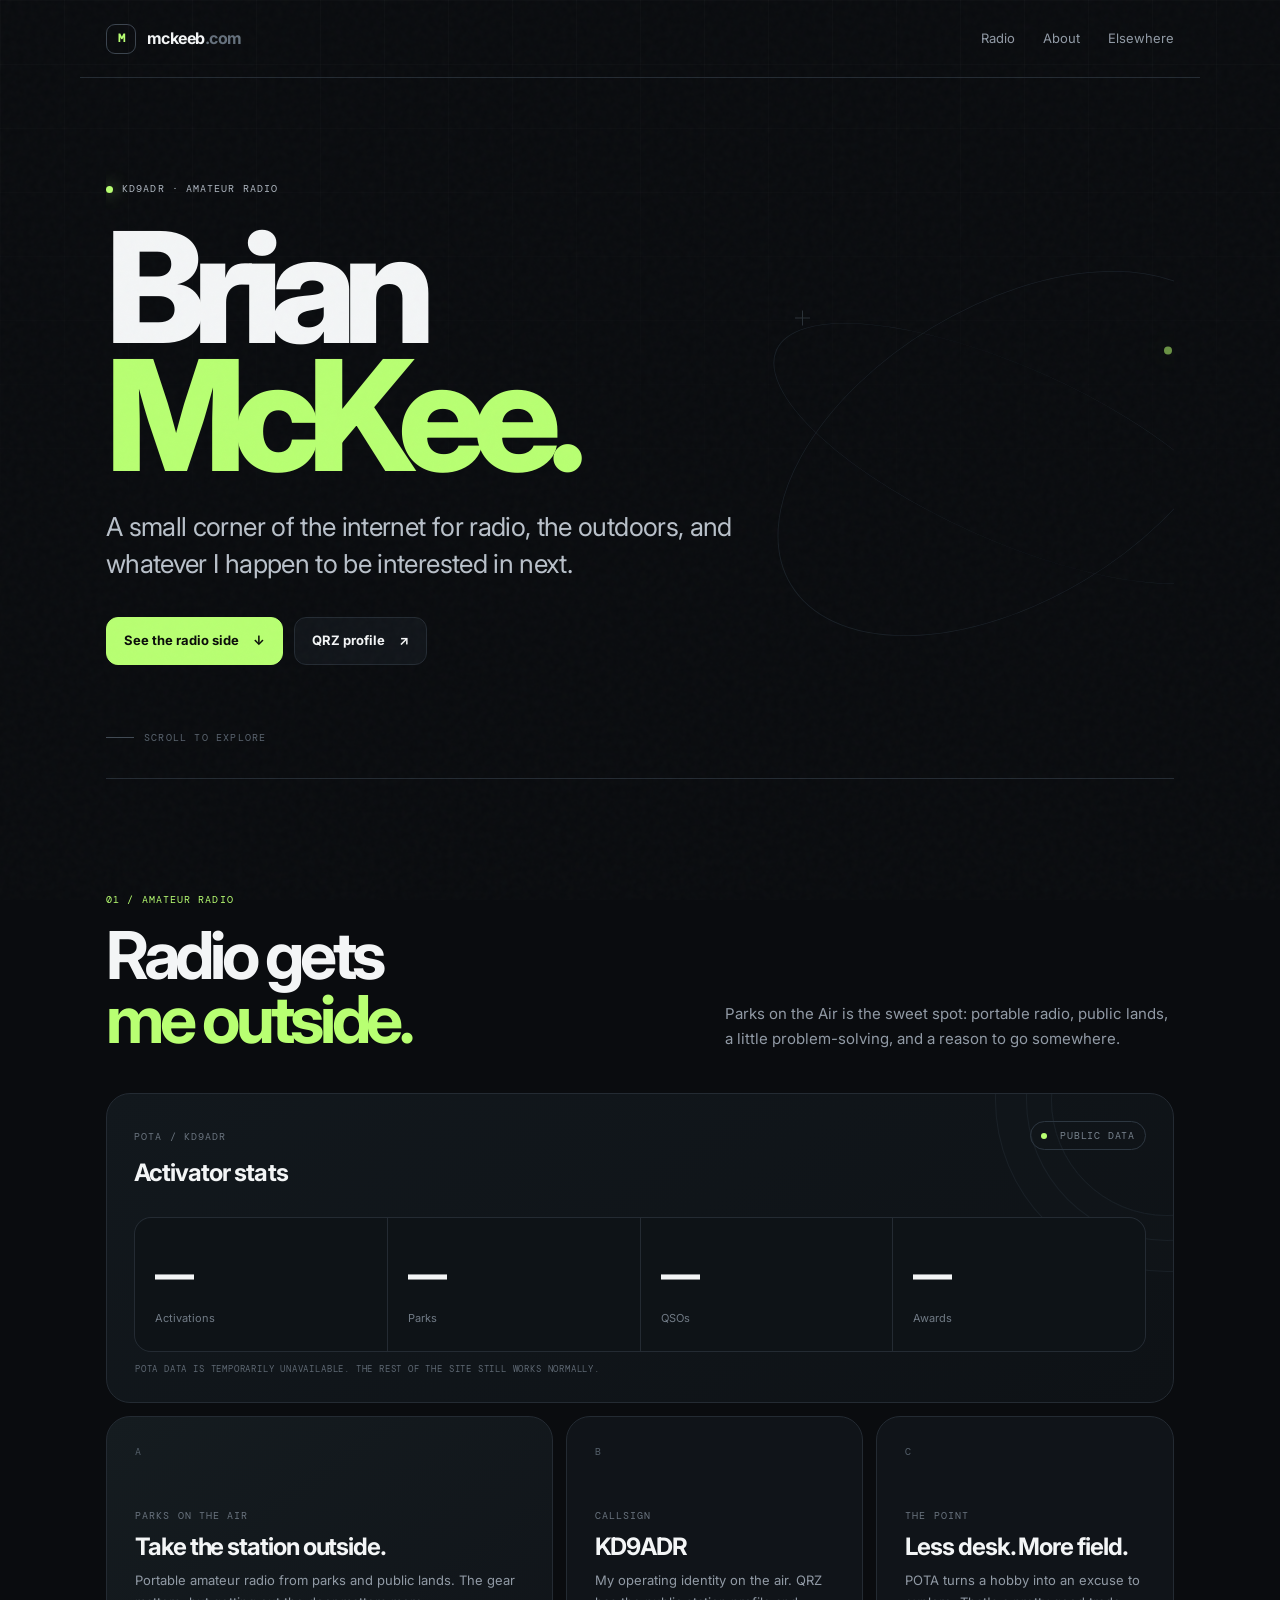
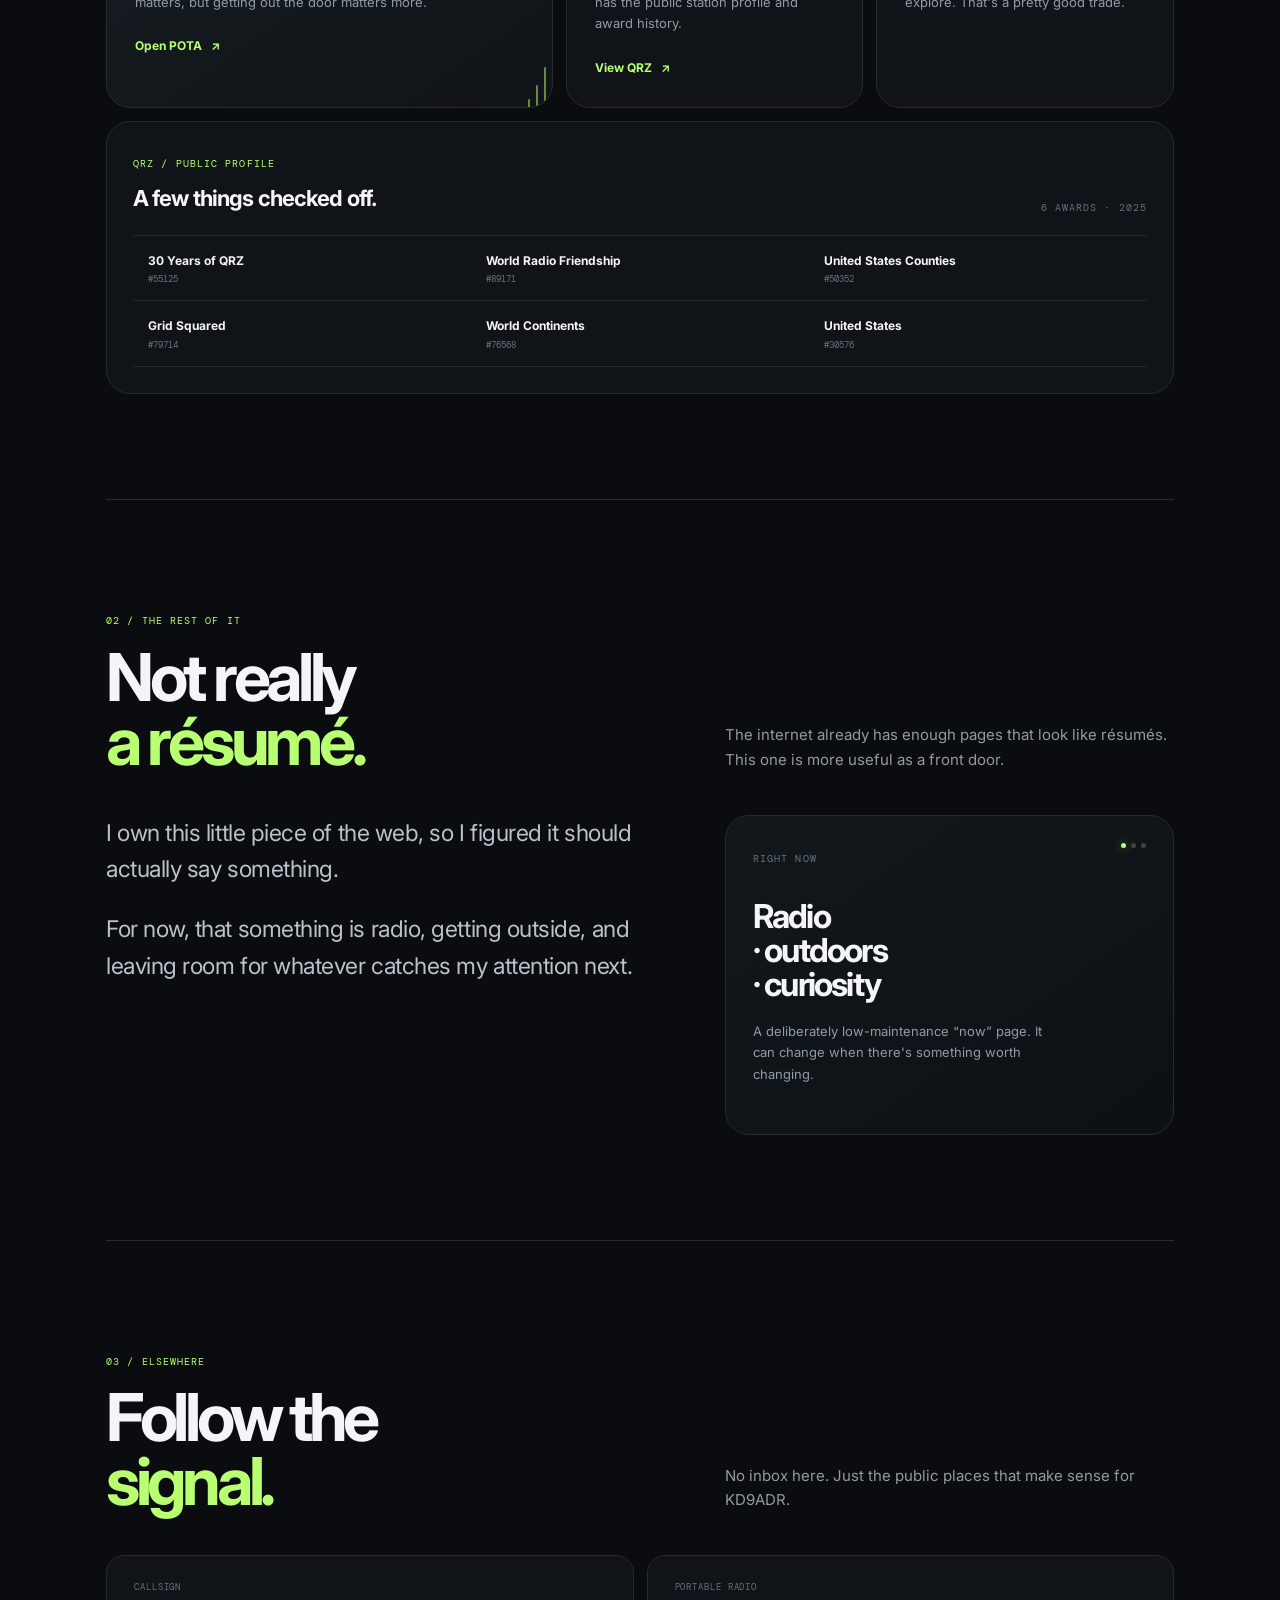
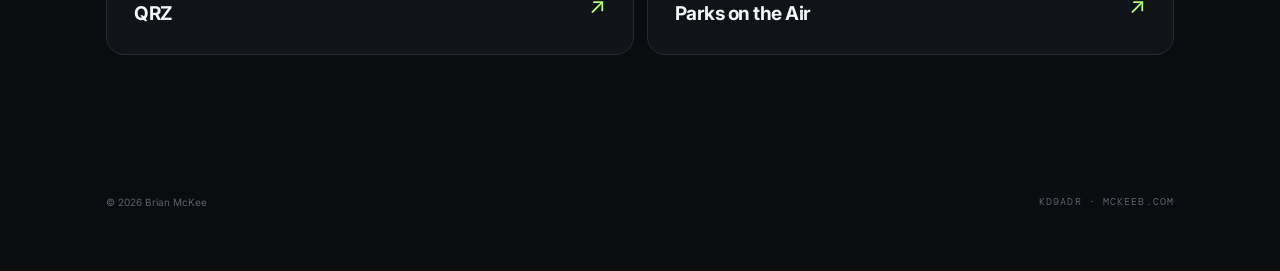
<file: index.html>
<!doctype html>
<html lang="en">
<head>
  <meta charset="utf-8">
  <meta name="viewport" content="width=device-width,initial-scale=1">
  <meta name="theme-color" content="#0a0c0f">
  <meta name="description" content="Brian McKee — KD9ADR. Amateur radio, Parks on the Air, the outdoors, and whatever comes next.">
  <meta property="og:title" content="Brian McKee · KD9ADR">
  <meta property="og:description" content="Amateur radio, Parks on the Air, the outdoors, and whatever comes next.">
  <meta property="og:type" content="website">
  <title>Brian McKee · KD9ADR</title>
  <link rel="preconnect" href="https://fonts.googleapis.com">
  <link rel="preconnect" href="https://fonts.gstatic.com" crossorigin>
  <link href="https://fonts.googleapis.com/css2?family=DM+Mono:wght@400;500&family=Inter:wght@400;500;600;700;800&display=swap" rel="stylesheet">
  <link rel="stylesheet" href="styles.css">
</head>
<body>
  <div class="grid-bg" aria-hidden="true"></div>
  <header class="site-header">
    <a class="brand" href="#top" aria-label="mckeeb.com home">
      <span class="brand-mark">M</span>
      <span>mckeeb<span class="dim">.com</span></span>
    </a>
    <nav aria-label="Primary navigation">
      <a href="#radio">Radio</a>
      <a href="#about">About</a>
      <a href="#elsewhere">Elsewhere</a>
    </nav>
  </header>

  <main id="top">
    <section class="hero">
      <div class="hero-orbit" aria-hidden="true">
        <span class="orbit orbit-a"></span>
        <span class="orbit orbit-b"></span>
        <span class="orbit-dot"></span>
        <span class="cross cross-a"></span>
        <span class="cross cross-b"></span>
      </div>
      <div class="eyebrow"><span class="live-dot"></span> KD9ADR · amateur radio</div>
      <h1>Brian<br><em>McKee.</em></h1>
      <p class="lede">A small corner of the internet for radio, the outdoors, and whatever I happen to be interested in next.</p>
      <div class="hero-actions">
        <a class="button primary" href="#radio">See the radio side <span>↓</span></a>
        <a class="button ghost" href="https://www.qrz.com/db/KD9ADR" target="_blank" rel="noopener">QRZ profile <span>↗</span></a>
      </div>
      <div class="scroll-note"><span></span> scroll to explore</div>
    </section>

    <section id="radio" class="section radio-section">
      <div class="section-heading">
        <div>
          <span class="kicker">01 / Amateur radio</span>
          <h2>Radio gets<br><em>me outside.</em></h2>
        </div>
        <p>Parks on the Air is the sweet spot: portable radio, public lands, a little problem-solving, and a reason to go somewhere.</p>
      </div>

      <div class="pota-panel">
        <div class="panel-top">
          <div>
            <span class="mono-label">POTA / KD9ADR</span>
            <h3>Activator stats</h3>
          </div>
          <span class="live-pill"><i></i> public data</span>
        </div>
        <div class="stats" id="pota-stats">
          <div class="stat"><span class="stat-value loading">—</span><span class="stat-label">Activations</span></div>
          <div class="stat"><span class="stat-value loading">—</span><span class="stat-label">Parks</span></div>
          <div class="stat"><span class="stat-value loading">—</span><span class="stat-label">QSOs</span></div>
          <div class="stat"><span class="stat-value loading">—</span><span class="stat-label">Awards</span></div>
        </div>
        <p class="data-note" id="pota-status">Connecting to POTA…</p>
      </div>

      <div class="radio-cards">
        <article class="radio-card large">
          <div class="card-number">A</div>
          <div>
            <span class="mono-label">Parks on the Air</span>
            <h3>Take the station outside.</h3>
            <p>Portable amateur radio from parks and public lands. The gear matters, but getting out the door matters more.</p>
            <a href="https://pota.app/" target="_blank" rel="noopener">Open POTA <span>↗</span></a>
          </div>
          <div class="signal-lines" aria-hidden="true"><i></i><i></i><i></i><i></i><i></i></div>
        </article>

        <article class="radio-card">
          <div class="card-number">B</div>
          <span class="mono-label">CALLSIGN</span>
          <h3>KD9ADR</h3>
          <p>My operating identity on the air. QRZ has the public station profile and award history.</p>
          <a href="https://www.qrz.com/db/KD9ADR" target="_blank" rel="noopener">View QRZ <span>↗</span></a>
        </article>

        <article class="radio-card">
          <div class="card-number">C</div>
          <span class="mono-label">THE POINT</span>
          <h3>Less desk. More field.</h3>
          <p>POTA turns a hobby into an excuse to explore. That's a pretty good trade.</p>
        </article>
      </div>

      <div class="awards">
        <div class="mini-heading">
          <div><span class="kicker">QRZ / public profile</span><h3>A few things checked off.</h3></div>
          <span class="verified">6 awards · 2025</span>
        </div>
        <div class="award-list">
          <div><strong>30 Years of QRZ</strong><span>#55125</span></div>
          <div><strong>World Radio Friendship</strong><span>#89171</span></div>
          <div><strong>United States Counties</strong><span>#50352</span></div>
          <div><strong>Grid Squared</strong><span>#79714</span></div>
          <div><strong>World Continents</strong><span>#76568</span></div>
          <div><strong>United States</strong><span>#30576</span></div>
        </div>
      </div>
    </section>

    <section id="about" class="section about-section">
      <div class="section-heading">
        <div>
          <span class="kicker">02 / The rest of it</span>
          <h2>Not really<br><em>a résumé.</em></h2>
        </div>
        <p>The internet already has enough pages that look like résumés. This one is more useful as a front door.</p>
      </div>

      <div class="about-layout">
        <div class="about-copy">
          <p>I own this little piece of the web, so I figured it should actually say something.</p>
          <p>For now, that something is radio, getting outside, and leaving room for whatever catches my attention next.</p>
        </div>
        <aside class="now-card">
          <span class="mono-label">RIGHT NOW</span>
          <div class="now-marker"><span></span><span></span><span></span></div>
          <h3>Radio<br>· outdoors<br>· curiosity</h3>
          <p>A deliberately low-maintenance “now” page. It can change when there's something worth changing.</p>
        </aside>
      </div>
    </section>

    <section id="elsewhere" class="section elsewhere-section">
      <div class="section-heading">
        <div>
          <span class="kicker">03 / Elsewhere</span>
          <h2>Follow the<br><em>signal.</em></h2>
        </div>
        <p>No inbox here. Just the public places that make sense for KD9ADR.</p>
      </div>

      <div class="link-grid">
        <a class="link-card" href="https://www.qrz.com/db/KD9ADR" target="_blank" rel="noopener">
          <span><small>CALLSIGN</small>QRZ</span><b>↗</b>
        </a>
        <a class="link-card" href="https://pota.app/" target="_blank" rel="noopener">
          <span><small>PORTABLE RADIO</small>Parks on the Air</span><b>↗</b>
        </a>
      </div>
    </section>
  </main>

  <footer>
    <span>© <span id="year"></span> Brian McKee</span>
    <span class="mono">KD9ADR · mckeeb.com</span>
  </footer>
  <script src="script.js"></script>
</body>
</html>
</file>
<file: styles.css>
:root{
  --bg:#0a0c0f; --panel:#101419; --panel2:#141920; --text:#f3f5f6;
  --muted:#919aa5; --dim:#5e6873; --line:#242b33; --accent:#b8ff72;
  --accent-soft:#d9ffba; --max:1120px; --radius:24px;
}
*{box-sizing:border-box}
html{scroll-behavior:smooth}
body{margin:0;background:var(--bg);color:var(--text);font-family:Inter,system-ui,sans-serif;line-height:1.65;overflow-x:hidden}
body:after{content:"";position:fixed;inset:0;pointer-events:none;opacity:.025;background-image:url("data:image/svg+xml,%3Csvg viewBox='0 0 160 160' xmlns='http://www.w3.org/2000/svg'%3E%3Cfilter id='n'%3E%3CfeTurbulence type='fractalNoise' baseFrequency='.85' numOctaves='3' stitchTiles='stitch'/%3E%3C/filter%3E%3Crect width='100%25' height='100%25' filter='url(%23n)'/%3E%3C/svg%3E");z-index:20}
a{color:inherit;text-decoration:none}
.grid-bg{position:fixed;inset:0;pointer-events:none;z-index:-2;background-image:linear-gradient(rgba(255,255,255,.018) 1px,transparent 1px),linear-gradient(90deg,rgba(255,255,255,.018) 1px,transparent 1px);background-size:64px 64px;mask-image:linear-gradient(to bottom,#000 0%,transparent 78%)}
.site-header{height:78px;display:flex;align-items:center;justify-content:space-between;max-width:var(--max);margin:auto;padding:0 26px;border-bottom:1px solid var(--line)}
.brand{display:flex;align-items:center;gap:11px;font-weight:700;letter-spacing:-.035em}.brand-mark{display:grid;place-items:center;width:30px;height:30px;border:1px solid #3b444e;border-radius:9px;font-family:"DM Mono",monospace;font-size:12px;color:var(--accent)}.dim{color:#66717d}
.site-header nav{display:flex;gap:28px;font-size:13px;color:var(--muted)}.site-header nav a:hover{color:var(--text)}
main{max-width:var(--max);margin:auto;padding:0 26px}
.hero{position:relative;min-height:700px;display:flex;flex-direction:column;justify-content:center;padding:100px 0 110px;overflow:hidden}
.eyebrow,.kicker,.mono-label,.verified,.mono{font-family:"DM Mono",monospace;text-transform:uppercase;letter-spacing:.11em;font-size:10px}
.eyebrow{display:flex;align-items:center;gap:9px;color:#aeb6c0}.live-dot{width:7px;height:7px;border-radius:50%;background:var(--accent);box-shadow:0 0 16px rgba(184,255,114,.7)}
.hero h1{position:relative;z-index:2;font-size:clamp(76px,13vw,154px);line-height:.83;letter-spacing:-.085em;margin:26px 0 30px;font-weight:800;max-width:800px}.hero h1 em,h2 em{font-style:normal;color:var(--accent)}
.lede{position:relative;z-index:2;font-size:clamp(19px,2.2vw,26px);line-height:1.42;color:#b9c1ca;max-width:700px;letter-spacing:-.025em;margin:0}
.hero-actions{display:flex;gap:11px;margin-top:34px;flex-wrap:wrap;position:relative;z-index:2}.button{padding:12px 17px;border-radius:12px;border:1px solid var(--line);font-size:13px;font-weight:700;display:inline-flex;gap:14px;align-items:center}.button.primary{background:var(--accent);color:#0a0d09;border-color:var(--accent)}.button.ghost{background:#11151a}.button:hover{transform:translateY(-2px)}
.scroll-note{position:absolute;bottom:34px;left:0;display:flex;align-items:center;gap:10px;color:#59636e;font:10px "DM Mono",monospace;text-transform:uppercase;letter-spacing:.12em}.scroll-note span{width:28px;height:1px;background:#414a54}
.hero-orbit{position:absolute;right:-90px;top:50%;width:510px;height:510px;transform:translateY(-45%);opacity:.55}.orbit{position:absolute;border:1px solid #26303a;border-radius:50%;inset:0}.orbit-a{transform:rotate(24deg) scaleY(.34)}.orbit-b{transform:rotate(-31deg) scaleY(.58)}.orbit-dot{position:absolute;width:8px;height:8px;border-radius:50%;background:var(--accent);top:29%;right:18%;box-shadow:0 0 25px rgba(184,255,114,.45)}.cross{position:absolute;width:15px;height:15px}.cross:before,.cross:after{content:"";position:absolute;background:#46515c}.cross:before{width:15px;height:1px;top:7px}.cross:after{width:1px;height:15px;left:7px}.cross-a{left:8%;top:22%}.cross-b{right:13%;bottom:19%}
.section{padding:105px 0;border-top:1px solid var(--line)}.section-heading{display:grid;grid-template-columns:1.1fr .9fr;gap:70px;align-items:end;margin-bottom:42px}.kicker{color:var(--accent)}h2{font-size:clamp(42px,5.6vw,66px);letter-spacing:-.065em;line-height:.97;margin:13px 0 0}.section-heading>p{color:var(--muted);max-width:460px;margin:0;font-size:15px}
.pota-panel{background:linear-gradient(145deg,#12181d,#0e1216);border:1px solid var(--line);border-radius:var(--radius);padding:27px;position:relative;overflow:hidden}.pota-panel:after{content:"";position:absolute;width:230px;height:230px;right:-110px;top:-110px;border:1px solid #27313a;border-radius:50%;box-shadow:0 0 0 24px #12171c,0 0 0 25px #27313a,0 0 0 55px #12171c,0 0 0 56px #27313a;opacity:.45}
.panel-top{display:flex;justify-content:space-between;align-items:flex-start;position:relative;z-index:2;margin-bottom:25px}.panel-top h3{font-size:24px;letter-spacing:-.04em;margin:5px 0 0}.mono-label{color:#69737e}.live-pill{font:10px "DM Mono",monospace;text-transform:uppercase;letter-spacing:.08em;color:#78838e;border:1px solid #2d3741;border-radius:99px;padding:7px 10px}.live-pill i{display:inline-block;width:6px;height:6px;border-radius:50%;background:var(--accent);margin-right:6px}
.stats{display:grid;grid-template-columns:repeat(4,1fr);gap:1px;background:var(--line);border:1px solid var(--line);border-radius:17px;overflow:hidden;position:relative;z-index:2}.stat{background:#0e1317;padding:24px 20px}.stat-value{display:block;font-size:39px;font-weight:800;letter-spacing:-.055em}.stat-label{display:block;color:#707a85;font-size:11px;margin-top:2px}.loading{color:#3e4750}.data-note{font:9px "DM Mono",monospace;color:#5e6873;text-transform:uppercase;letter-spacing:.09em;margin:11px 1px 0;position:relative;z-index:2}
.radio-cards{display:grid;grid-template-columns:1.2fr .8fr .8fr;gap:13px;margin-top:13px}.radio-card{background:var(--panel);border:1px solid var(--line);border-radius:var(--radius);padding:28px;min-height:270px;position:relative;overflow:hidden}.radio-card.large{background:linear-gradient(145deg,#151c20,#101419)}.card-number{font:10px "DM Mono",monospace;color:#55606b;margin-bottom:42px}.radio-card h3{font-size:24px;letter-spacing:-.045em;line-height:1.08;margin:8px 0}.radio-card p{color:var(--muted);font-size:13px;max-width:380px;margin:10px 0 18px}.radio-card a{font-size:12px;color:var(--accent);font-weight:700}.radio-card a span{margin-left:6px}.signal-lines{position:absolute;right:-10px;bottom:-12px;display:flex;gap:6px;align-items:end;opacity:.5}.signal-lines i{display:block;width:2px;background:var(--accent);border-radius:2px}.signal-lines i:nth-child(1){height:20px}.signal-lines i:nth-child(2){height:34px}.signal-lines i:nth-child(3){height:52px}.signal-lines i:nth-child(4){height:76px}.signal-lines i:nth-child(5){height:110px}
.awards{margin-top:13px;background:var(--panel);border:1px solid var(--line);border-radius:var(--radius);padding:26px}.mini-heading{display:flex;justify-content:space-between;align-items:flex-end;gap:20px;margin-bottom:18px}.mini-heading h3{font-size:22px;letter-spacing:-.04em;margin:6px 0 0}.verified{color:#66717d}.award-list{display:grid;grid-template-columns:repeat(3,1fr);border-top:1px solid var(--line)}.award-list div{padding:15px;border-bottom:1px solid var(--line)}.award-list strong{display:block;font-size:12px}.award-list span{display:block;font:9px "DM Mono",monospace;color:#66717d;margin-top:3px}
.about-layout{display:grid;grid-template-columns:1.1fr .9fr;gap:70px;align-items:start}.about-copy{font-size:23px;line-height:1.58;color:#b9c1ca;letter-spacing:-.02em;max-width:690px}.about-copy p{margin:0 0 24px}.now-card{border:1px solid var(--line);border-radius:var(--radius);background:linear-gradient(145deg,#11171b,#0d1115);padding:27px;position:relative;min-height:320px}.now-card h3{font-size:33px;line-height:1.03;letter-spacing:-.055em;margin:30px 0 20px}.now-card p{color:var(--muted);font-size:13px;max-width:310px}.now-marker{position:absolute;right:27px;top:27px;display:flex;gap:5px}.now-marker span{width:5px;height:5px;border-radius:50%;background:#3b444d}.now-marker span:first-child{background:var(--accent);box-shadow:0 0 10px rgba(184,255,114,.5)}
.link-grid{display:grid;grid-template-columns:repeat(2,1fr);gap:13px}.link-card{display:flex;align-items:center;justify-content:space-between;background:var(--panel);border:1px solid var(--line);border-radius:18px;padding:25px 27px;font-size:19px;font-weight:700;letter-spacing:-.025em}.link-card small{display:block;font:9px "DM Mono",monospace;color:#65707b;letter-spacing:.1em;margin-bottom:5px}.link-card b{font-weight:400;color:var(--accent);font-size:22px}.link-card:hover{transform:translateY(-2px);border-color:#414c57}
footer{max-width:var(--max);margin:auto;padding:34px 26px 60px;display:flex;justify-content:space-between;color:#59636e;font-size:10px}
@media(max-width:780px){.site-header{height:68px}.site-header nav{gap:15px}.hero{min-height:650px;padding:75px 0 95px}.hero-orbit{right:-210px;opacity:.35}.section{padding:80px 0}.section-heading{grid-template-columns:1fr;gap:20px}.stats{grid-template-columns:1fr 1fr}.radio-cards,.about-layout,.link-grid{grid-template-columns:1fr}.radio-card{min-height:220px}.award-list{grid-template-columns:1fr}.mini-heading{align-items:flex-start;flex-direction:column}.about-copy{font-size:20px}footer{flex-direction:column;gap:10px}}
@media(max-width:460px){main{padding:0 19px}.site-header{padding:0 19px}.site-header nav{gap:10px;font-size:12px}.brand{font-size:14px}.hero h1{font-size:70px}.stats{grid-template-columns:1fr 1fr}.stat{padding:19px 14px}.stat-value{font-size:31px}.pota-panel,.awards,.radio-card,.now-card{padding:22px}.link-card{padding:21px}.scroll-note{display:none}}
@media(prefers-reduced-motion:no-preference){.button,.link-card{transition:transform .2s ease,border-color .2s ease}.radio-card,.pota-panel,.awards{animation:rise .7s ease both}@keyframes rise{from{opacity:0;transform:translateY(10px)}to{opacity:1;transform:none}}}
</file>
